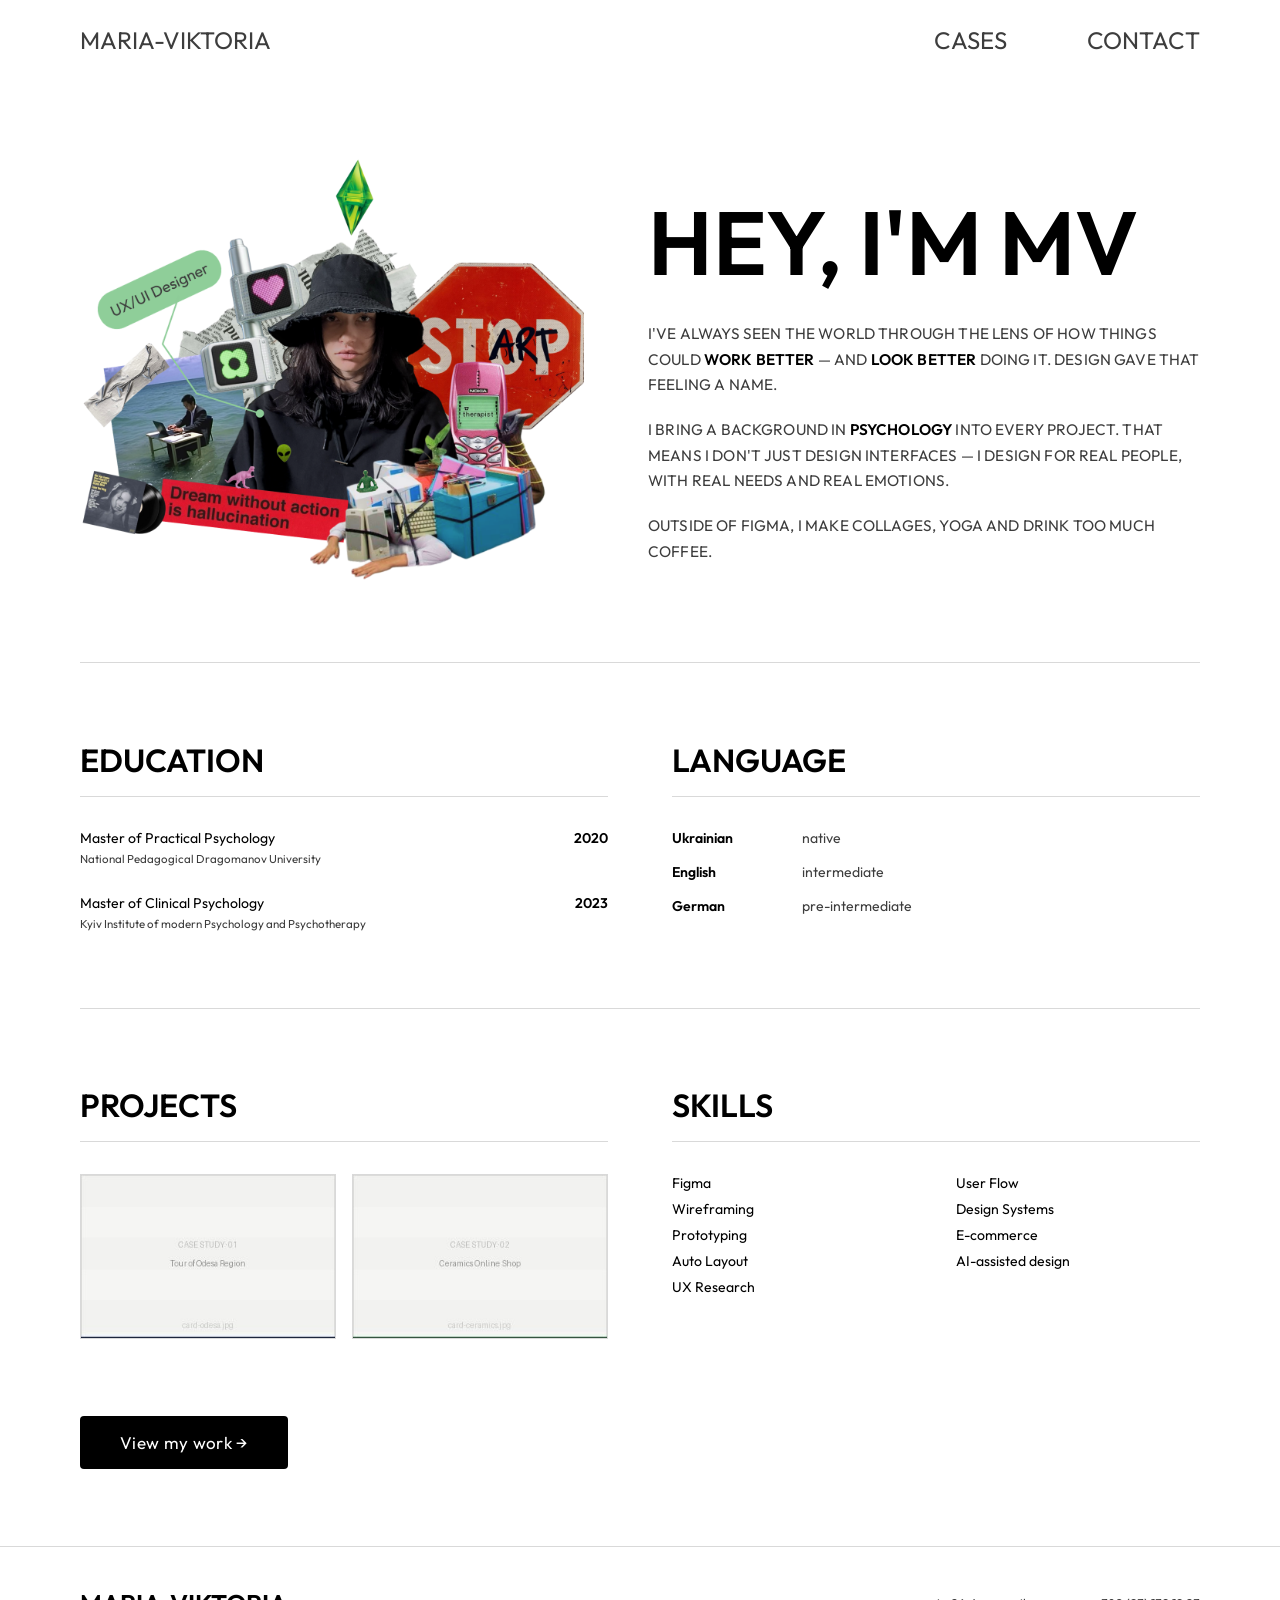
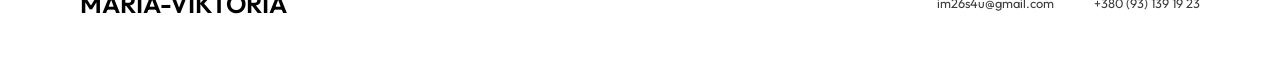
<file: maria-viktoria-portfolio/maria-viktoria-portfolio/index.html>
<!DOCTYPE html>
<html lang="en">
<head>
  <meta charset="UTF-8" />
  <meta name="viewport" content="width=device-width, initial-scale=1.0" />
  <title>Maria-Viktoria — Junior UX/UI Designer</title>
  <link rel="icon" type="image/png" href="favicon.png" />
  <link rel="icon" href="favicon.ico" sizes="any" />
  <link rel="apple-touch-icon" href="apple-touch-icon.png" />
  <meta name="description" content="Junior UX/UI Designer based in Kyiv with a background in psychology. Portfolio with case studies in web design, e-commerce and UX research." />
  <meta name="robots" content="index, follow" />
  <meta name="keywords" content="UX/UI Designer, Junior Designer, Kyiv, portfolio, web design, e-commerce, UX research, Figma, Maria-Viktoria" />
  <meta name="author" content="Maria-Viktoria" />
  <link rel="canonical" href="https://maria-viktoria-ux-ui.vercel.app/" />
  <meta property="og:type" content="website" />
  <meta property="og:title" content="Maria-Viktoria — Junior UX/UI Designer" />
  <meta property="og:description" content="Junior UX/UI Designer based in Kyiv with a background in psychology. Portfolio with case studies in web design, e-commerce and UX research." />
  <meta property="og:url" content="https://maria-viktoria-ux-ui.vercel.app/" />
  <meta property="og:image" content="https://maria-viktoria-ux-ui.vercel.app/assets/images/covers/cover-odesa.jpg" />
  <meta property="og:site_name" content="Maria-Viktoria — Portfolio" />
  <meta name="twitter:card" content="summary_large_image" />
  <meta name="twitter:title" content="Maria-Viktoria — Junior UX/UI Designer" />
  <meta name="twitter:description" content="Junior UX/UI Designer based in Kyiv with a background in psychology. Portfolio with case studies in web design, e-commerce and UX research." />
  <meta name="twitter:image" content="https://maria-viktoria-ux-ui.vercel.app/assets/images/covers/cover-odesa.jpg" />
  <link href="https://fonts.bunny.net/css?family=outfit:300,400,600&display=swap" rel="stylesheet" />
  <style>
    *, *::before, *::after { box-sizing: border-box; margin: 0; padding: 0; }
    html { scroll-behavior: smooth; }
    body {
      font-family: 'Outfit', 'Helvetica Neue', Arial, sans-serif;
      background: #fff;
      color: #000;
      overflow-x: hidden;
      -webkit-font-smoothing: antialiased;
    }
    a { color: inherit; text-decoration: none; }

    /* ── NAV ── */
    .nav {
      position: fixed;
      top: 0; left: 0; right: 0;
      height: 80px;
      background: #fff;
      z-index: 100;
      display: flex;
      align-items: center;
      padding: 0 80px;
      justify-content: space-between;
      border-bottom: 1px solid transparent;
      transition: border-color 0.3s;
    }
    .nav.scrolled { border-bottom-color: #d9d9d9; }
    .nav__logo { font-size: 24px; font-weight: 400; color: #3d3d3d; }
    .nav__links { display: flex; gap: 80px; list-style: none; }
    .nav__links a { font-size: 24px; font-weight: 400; color: #3d3d3d; }
    .nav__links a:hover, .nav__links a.active { color: #000; }
    .nav__hamburger { display: none; flex-direction: column; gap: 5px; cursor: pointer; background: none; border: none; padding: 4px; }
    .nav__hamburger span { display: block; width: 24px; height: 2px; background: #000; transition: transform 0.3s, opacity 0.3s; }

    /* ── PAGE ── */
    .page { padding-top: 80px; }

    /* ── HERO: collage + intro ── */
    .hero {
      display: grid;
      grid-template-columns: 45fr 55fr;
      gap: 0;
      padding: clamp(60px, 6vw, 120px) 80px clamp(60px, 6vw, 120px);
      align-items: start;
    }

    /* Collage col */
    .hero__collage {
      width: 100%;
      /* Figma: w=653 h=555 → ratio 653/555 ≈ 1.176 */
      aspect-ratio: 653 / 555;
      overflow: hidden;
      position: relative;
    }
    .hero__collage img {
      width: 100%;
      height: 100%;
      object-fit: contain;
      object-position: center center;
      display: block;
    }

    /* Text col */
    .hero__text {
      padding-left: clamp(40px, 5vw, 80px);
      padding-top: clamp(20px, 3vw, 60px);
    }
    .hero__headline {
      font-size: clamp(48px, 7vw, 93px);
      font-weight: 600;
      line-height: 1.05;
      margin-bottom: clamp(20px, 2.5vw, 36px);
    }
    .hero__body { display: flex; flex-direction: column; gap: 20px; }
    .hero__body p {
      font-size: clamp(13px, 1.2vw, 18px);
      color: #3d3d3d;
      text-transform: uppercase;
      line-height: 1.65;
      letter-spacing: 0.01em;
    }
    .hero__body strong { font-weight: 600; color: #000; }

    /* ── DIVIDER ── */
    .divider {
      width: calc(100% - 160px);
      margin: 0 80px;
      height: 1px;
      background: #d9d9d9;
    }

    /* ── GRID SECTIONS (Education+Language, Projects+Skills) ── */
    .grid-section {
      display: grid;
      grid-template-columns: 1fr 1fr;
      gap: clamp(40px, 5vw, 80px);
      padding: clamp(60px, 6vw, 100px) 80px;
    }

    .section-block__title {
      font-size: clamp(24px, 2.5vw, 36px);
      font-weight: 600;
      margin-bottom: 16px;
      text-transform: uppercase;
    }
    .section-block .divider {
      width: 100%;
      margin: 0 0 32px;
    }

    /* Education */
    .edu-list { display: flex; flex-direction: column; gap: 28px; }
    .edu-item { display: flex; justify-content: space-between; align-items: flex-start; gap: 16px; }
    .edu-item__info {}
    .edu-item__degree { font-size: clamp(13px, 1.1vw, 18px); font-weight: 400; color: #000; margin-bottom: 4px; }
    .edu-item__school { font-size: clamp(11px, 0.9vw, 14px); color: #3d3d3d; }
    .edu-item__year { font-size: clamp(13px, 1.1vw, 18px); font-weight: 600; white-space: nowrap; }

    /* Language */
    .lang-list { display: flex; flex-direction: column; gap: 16px; }
    .lang-item { display: flex; gap: 40px; font-size: clamp(13px, 1.1vw, 18px); }
    .lang-item__name { font-weight: 600; min-width: 90px; }
    .lang-item__level { color: #3d3d3d; }

    /* Projects */
    .projects-grid { display: grid; grid-template-columns: 1fr 1fr; gap: 16px; }
    .project-card {
      display: block;
      border: 1px solid #d9d9d9;
      padding: 0;
      position: relative;
      overflow: hidden;
      transition: transform 0.3s, box-shadow 0.3s;
      aspect-ratio: 326 / 210;
    }
    .project-card__img {
      display: block;
      width: 100%;
      height: 100%;
      object-fit: cover;
    }
    .project-card:hover { transform: translateY(-4px); box-shadow: 0 8px 24px rgba(0,0,0,0.07); }
    .project-card__num {
      position: absolute;
      bottom: 16px; left: 50%;
      transform: translateX(-50%);
      font-size: clamp(60px, 9vw, 110px);
      font-weight: 600;
      color: rgba(0,0,0,0.04);
      line-height: 1;
      user-select: none;
      white-space: nowrap;
    }
    .project-card__label { font-size: 9px; color: rgba(0,0,0,0.35); letter-spacing: 0.08em; text-transform: uppercase; margin-bottom: 8px; }
    .project-card__title { font-size: clamp(16px, 1.8vw, 22px); font-weight: 600; line-height: 1.2; margin-bottom: 6px; }
    .project-card__sub { font-size: clamp(10px, 0.9vw, 13px); color: rgba(0,0,0,0.45); margin-bottom: 12px; }
    .project-card__tags { display: flex; flex-wrap: wrap; gap: 6px; }
    .tag {
      display: inline-block;
      border: 1px solid #000;
      border-radius: 4px;
      padding: 4px 8px;
      font-size: 10px;
      font-weight: 400;
      color: #000;
      line-height: 1;
    }
    .project-card__stripe {
      position: absolute;
      bottom: 0; left: 0; right: 0;
      height: 3px;
    }
    .project-card--odesa .project-card__stripe { background: #1a2744; }
    .project-card--ceramics .project-card__stripe { background: #2d5a3d; }

    /* Skills */
    .skills-grid { display: grid; grid-template-columns: 1fr 1fr; gap: 8px 40px; }
    .skills-col { display: flex; flex-direction: column; gap: 8px; }
    .skills-col li { font-size: clamp(13px, 1.1vw, 18px); color: #000; list-style: none; }

    /* ── CTA ── */
    .cta-section { padding: 0 80px clamp(60px, 6vw, 100px); }
    .btn-primary {
      display: inline-block;
      background: #000;
      color: #fff;
      font-family: 'Outfit', sans-serif;
      font-size: 17px;
      font-weight: 400;
      padding: 16px 40px;
      border-radius: 4px;
      border: none;
      cursor: pointer;
      letter-spacing: 0.02em;
      transition: opacity 0.2s;
    }
    .btn-primary:hover { opacity: 0.8; }

    /* ── FOOTER ── */
    .footer {
      padding: 40px 80px;
      border-top: 1px solid #d9d9d9;
    }
    .footer__inner { display: flex; align-items: center; justify-content: space-between; flex-wrap: wrap; gap: 16px; }
    .footer__name { font-size: clamp(20px, 2vw, 28px); font-weight: 600; }
    .footer__contacts { display: flex; gap: 40px; font-size: clamp(12px, 1vw, 15px); color: #3d3d3d; }
    .footer__contacts a:hover { color: #000; }

    /* ── MOBILE NAV ── */
    .nav__mobile {
      display: none;
      position: fixed;
      top: 80px; left: 0; right: 0;
      background: #fff;
      border-bottom: 1px solid #d9d9d9;
      padding: 32px 80px;
      flex-direction: column;
      gap: 24px;
      z-index: 99;
    }
    .nav__mobile.open { display: flex; }
    .nav__mobile a { font-size: 28px; font-weight: 400; color: #3d3d3d; }

    /* ── RESPONSIVE ── */
    @media (max-width: 1200px) {
      .nav { padding: 0 60px; }
      .hero { padding: 60px 60px; }
      .divider { width: calc(100% - 120px); margin: 0 60px; }
      .grid-section { padding: 60px 60px; }
      .cta-section { padding: 0 60px 60px; }
      .footer { padding: 40px 60px; }
      .nav__mobile { padding: 32px 60px; }
    }

    @media (max-width: 1024px) {
      .nav { padding: 0 40px; }
      .nav__links { gap: 40px; }
      .hero { padding: 40px 40px; grid-template-columns: 1fr 1fr; gap: 40px; }
      .hero__text { padding-left: 0; }
      .divider { width: calc(100% - 80px); margin: 0 40px; }
      .grid-section { padding: 60px 40px; }
      .cta-section { padding: 0 40px 60px; }
      .footer { padding: 40px 40px; }
      .nav__mobile { padding: 32px 40px; }
    }

    @media (max-width: 768px) {
      .nav { padding: 0 20px; height: 64px; }
      .nav__links { display: none; }
      .nav__hamburger { display: flex; }
      .nav__mobile { top: 64px; padding: 24px 20px; }
      .page { padding-top: 64px; }
      .hero { grid-template-columns: 1fr; padding: 32px 20px; gap: 32px; }
      .hero__collage { aspect-ratio: 4/3; max-height: 360px; }
      .hero__text { padding-left: 0; padding-top: 0; }
      .divider { width: calc(100% - 40px); margin: 0 20px; }
      .grid-section { grid-template-columns: 1fr; padding: 40px 20px; gap: 40px; }
      .projects-grid { grid-template-columns: 1fr 1fr; }
      .skills-grid { grid-template-columns: 1fr 1fr; }
      .cta-section { padding: 0 20px 40px; }
      .footer { padding: 32px 20px; }
      .footer__contacts { flex-direction: column; gap: 8px; }
    }
  </style>
  <script type="application/ld+json">
  {
    "@context": "https://schema.org",
    "@type": "Person",
    "name": "Maria-Viktoria",
    "jobTitle": "Junior UX/UI Designer",
    "url": "https://maria-viktoria-ux-ui.vercel.app",
    "image": "https://maria-viktoria-ux-ui.vercel.app/assets/images/covers/cover-odesa.jpg",
    "email": "im26s4u@gmail.com",
    "telephone": "+380931391923",
    "address": {
      "@type": "PostalAddress",
      "addressLocality": "Kyiv",
      "addressCountry": "UA"
    },
    "knowsAbout": ["UX Design", "UI Design", "Figma", "E-commerce", "UX Research", "Prototyping", "Design Systems"],
    "alumniOf": [
      "National Pedagogical Dragomanov University",
      "Kyiv Institute of Modern Psychology and Psychotherapy"
    ],
    "knowsLanguage": ["Ukrainian", "English", "German"]
  }
  </script>
</head>
<body>

  <nav class="nav" id="nav">
    <a href="index.html" class="nav__logo">MARIA-VIKTORIA</a>
    <ul class="nav__links">
      <li><a href="cases.html">CASES</a></li>
      <li><a href="contact.html">CONTACT</a></li>
    </ul>
    <button class="nav__hamburger" aria-label="Menu" id="hamburger">
      <span></span><span></span><span></span>
    </button>
  </nav>

  <div class="nav__mobile" id="mobileMenu">
    <a href="cases.html">CASES</a>
    <a href="contact.html">CONTACT</a>
  </div>

  <main class="page">

    <!-- Hero: collage + intro -->
    <section class="hero">
      <div class="hero__collage">
        <img src="about-collage.png" alt="Maria-Viktoria — collage portrait" loading="eager" />
      </div>
      <div class="hero__text">
        <h1 class="hero__headline">HEY, I'M MV</h1>
        <div class="hero__body">
          <p>I've always seen the world through the lens of how things could <strong>work better</strong> — and <strong>look better</strong> doing it. Design gave that feeling a name.</p>
          <p>I bring a background in <strong>psychology</strong> into every project. That means I don't just design interfaces — I design for real people, with real needs and real emotions.</p>
          <p>Outside of Figma, I make collages, yoga and drink too much coffee.</p>
        </div>
      </div>
    </section>

    <div class="divider"></div>

    <!-- Education + Language -->
    <section class="grid-section">
      <div class="section-block">
        <h2 class="section-block__title">Education</h2>
        <div class="divider"></div>
        <ul class="edu-list">
          <li class="edu-item">
            <div class="edu-item__info">
              <p class="edu-item__degree">Master of Practical Psychology</p>
              <p class="edu-item__school">National Pedagogical Dragomanov University</p>
            </div>
            <span class="edu-item__year">2020</span>
          </li>
          <li class="edu-item">
            <div class="edu-item__info">
              <p class="edu-item__degree">Master of Clinical Psychology</p>
              <p class="edu-item__school">Kyiv Institute of modern Psychology and Psychotherapy</p>
            </div>
            <span class="edu-item__year">2023</span>
          </li>
        </ul>
      </div>

      <div class="section-block">
        <h2 class="section-block__title">Language</h2>
        <div class="divider"></div>
        <ul class="lang-list">
          <li class="lang-item"><span class="lang-item__name">Ukrainian</span><span class="lang-item__level">native</span></li>
          <li class="lang-item"><span class="lang-item__name">English</span><span class="lang-item__level">intermediate</span></li>
          <li class="lang-item"><span class="lang-item__name">German</span><span class="lang-item__level">pre-intermediate</span></li>
        </ul>
      </div>
    </section>

    <div class="divider"></div>

    <!-- Projects + Skills -->
    <section class="grid-section">
      <div class="section-block">
        <h2 class="section-block__title">Projects</h2>
        <div class="divider"></div>
        <div class="projects-grid">
          <a href="cases.html" class="project-card project-card--odesa">
            <img src="assets/images/covers/card-odesa.jpg" alt="Tour of Odesa Region — case study cover" class="project-card__img" loading="lazy" />
          </a>
          <a href="cases.html" class="project-card project-card--ceramics">
            <img src="assets/images/covers/card-ceramics.jpg" alt="Ceramics Online Shop — case study cover" class="project-card__img" loading="lazy" />
          </a>
        </div>
      </div>

      <div class="section-block">
        <h2 class="section-block__title">Skills</h2>
        <div class="divider"></div>
        <div class="skills-grid">
          <ul class="skills-col">
            <li>Figma</li>
            <li>Wireframing</li>
            <li>Prototyping</li>
            <li>Auto Layout</li>
            <li>UX Research</li>
          </ul>
          <ul class="skills-col">
            <li>User Flow</li>
            <li>Design Systems</li>
            <li>E-commerce</li>
            <li>AI-assisted design</li>
          </ul>
        </div>
      </div>
    </section>

    <!-- CTA -->
    <div class="cta-section">
      <a href="cases.html" class="btn-primary">View my work →</a>
    </div>

  </main>

  <footer class="footer">
    <div class="footer__inner">
      <span class="footer__name">MARIA-VIKTORIA</span>
      <div class="footer__contacts">
        <a href="mailto:im26s4u@gmail.com">im26s4u@gmail.com</a>
        <a href="tel:+380931391923">+380 (93) 139 19 23</a>
      </div>
    </div>
  </footer>

  <script>
    // Nav scroll
    window.addEventListener('scroll', () => {
      document.getElementById('nav').classList.toggle('scrolled', window.scrollY > 20);
    });
    // Hamburger
    const btn = document.getElementById('hamburger');
    const menu = document.getElementById('mobileMenu');
    if (btn) btn.addEventListener('click', () => {
      menu.classList.toggle('open');
    });
  </script>
</body>
</html>
</file>
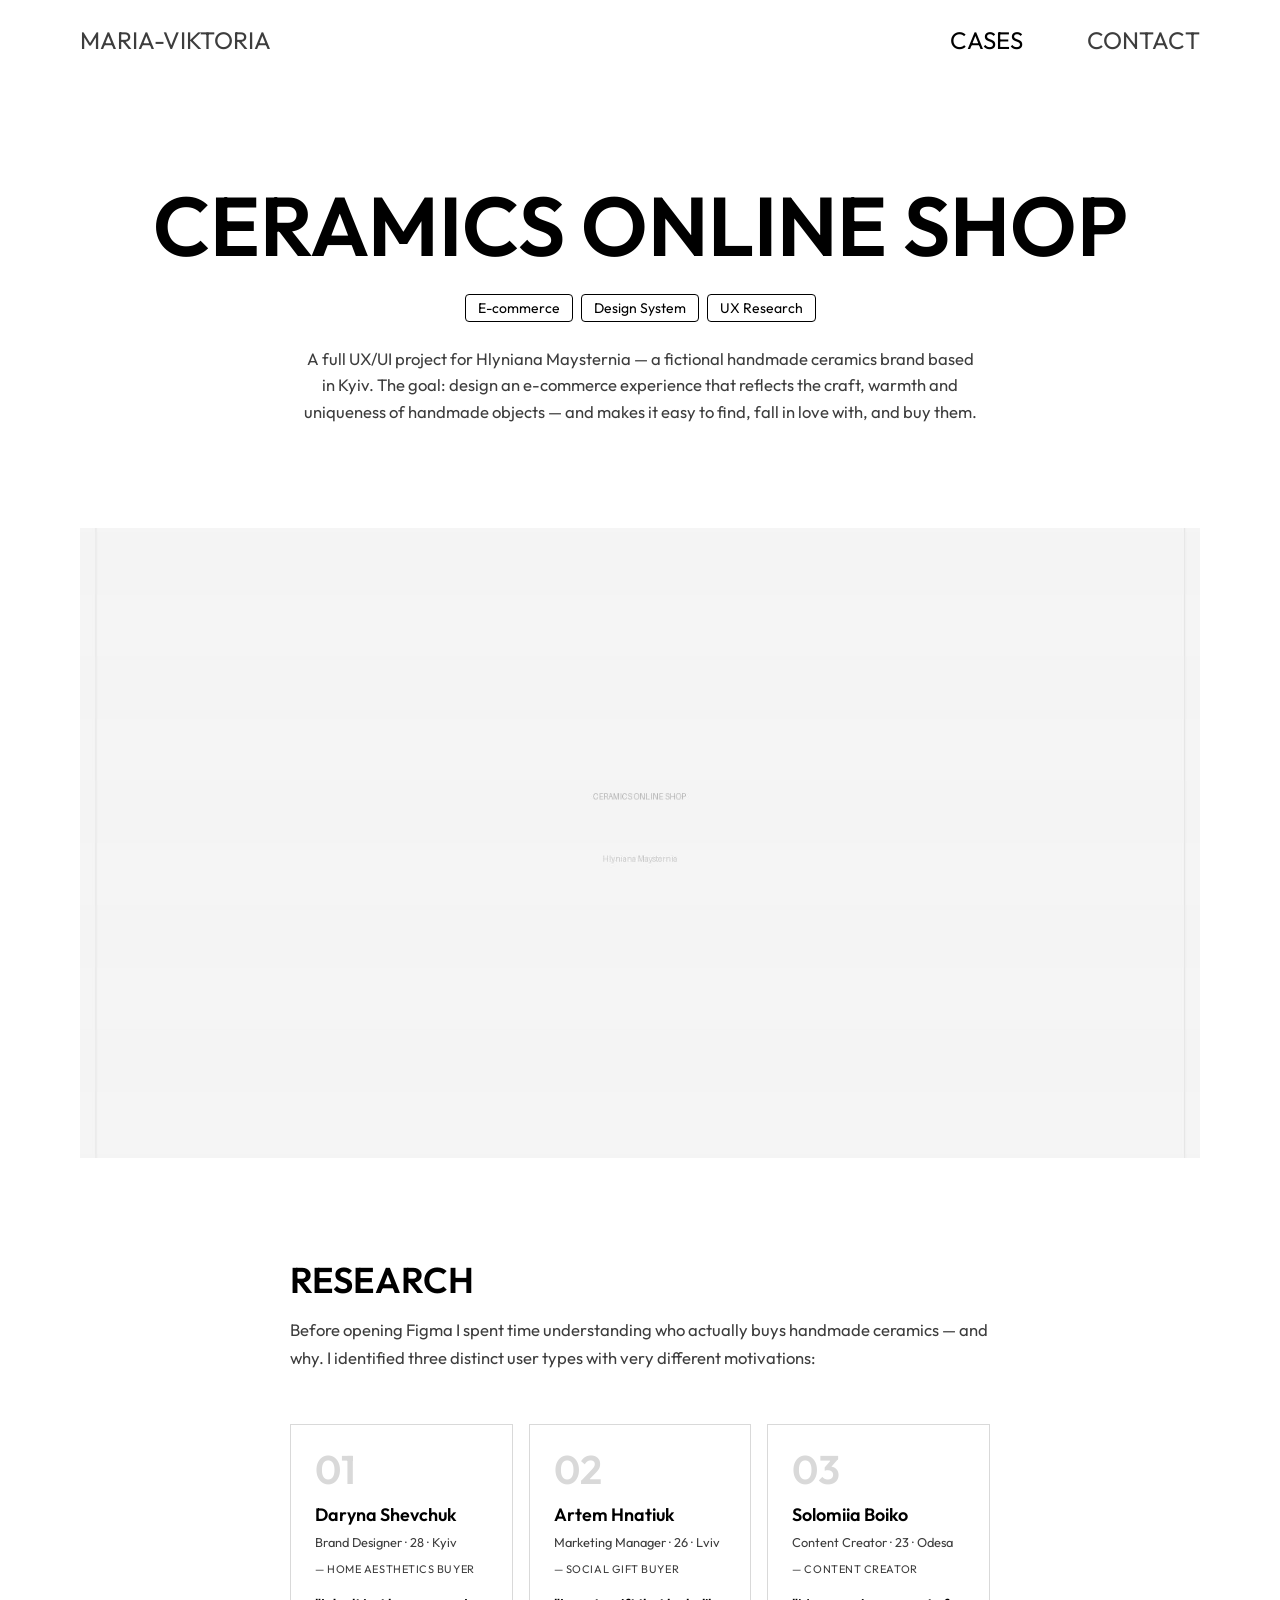
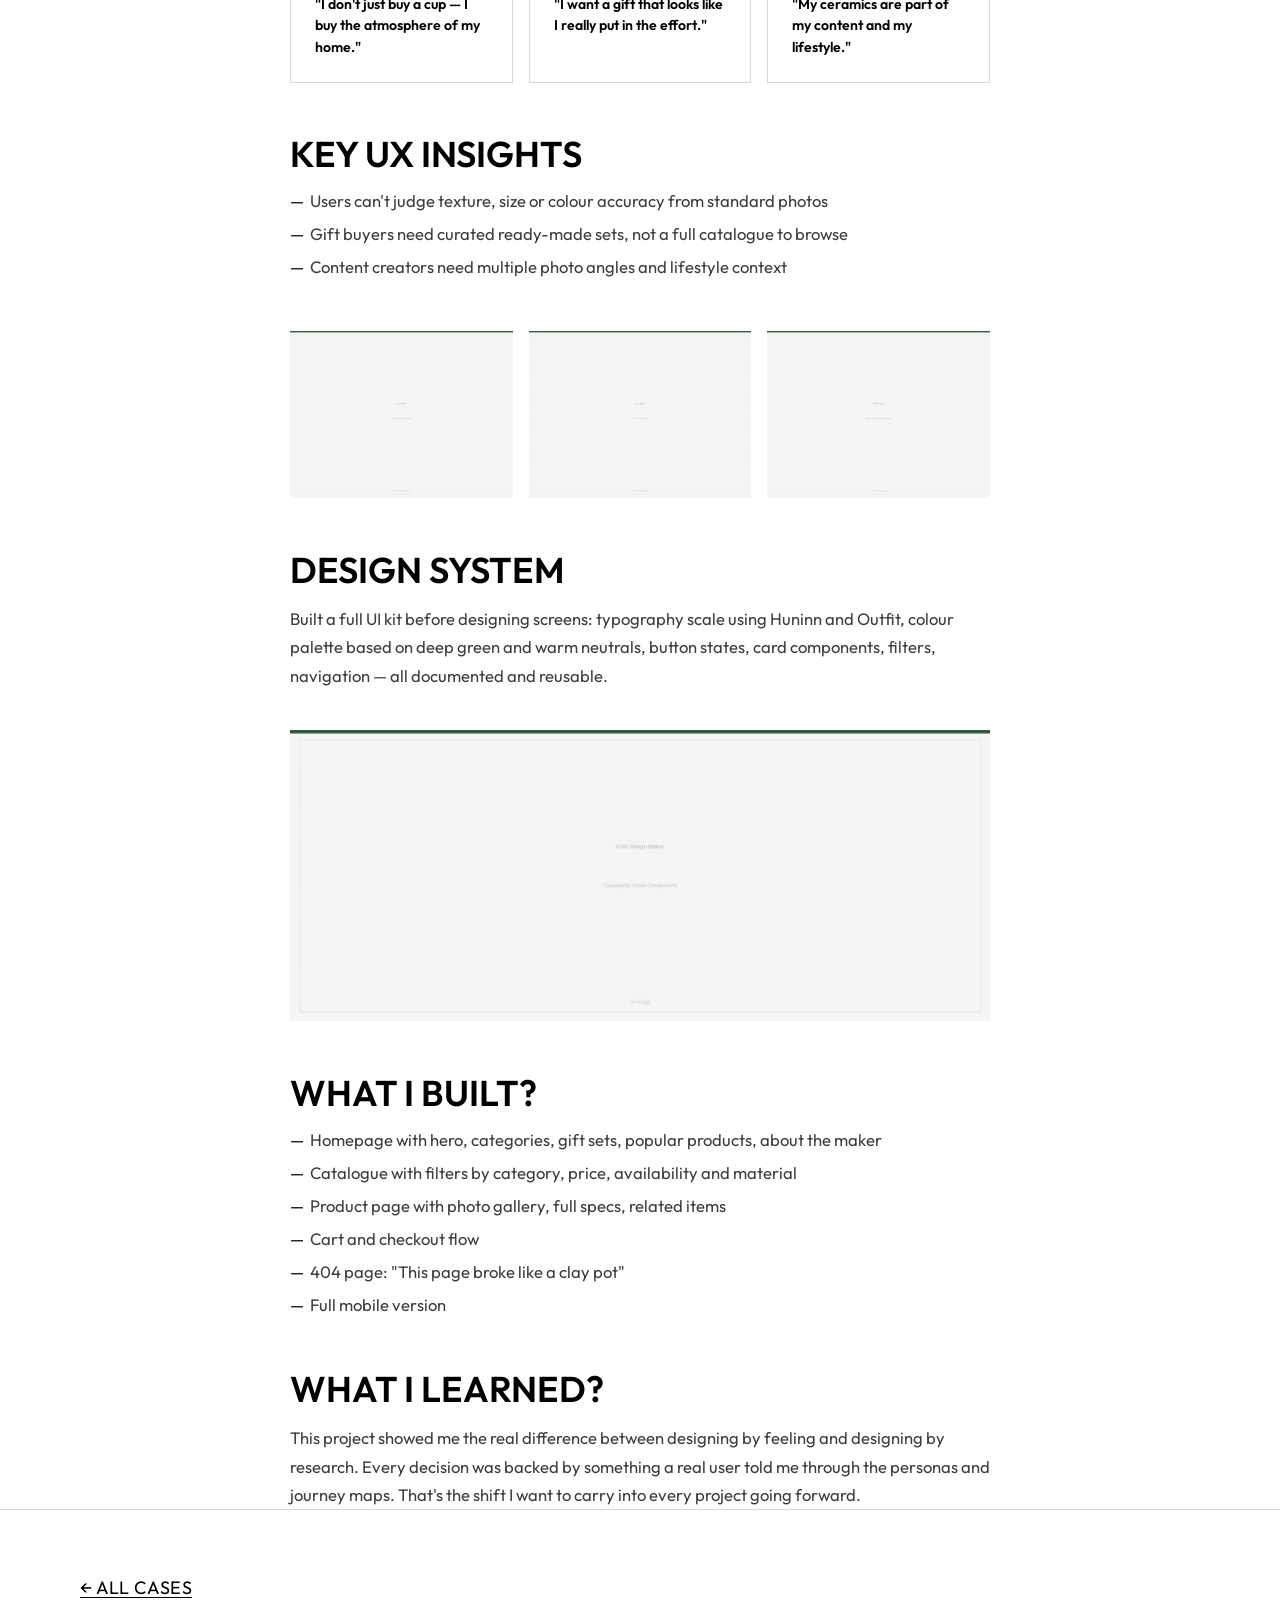
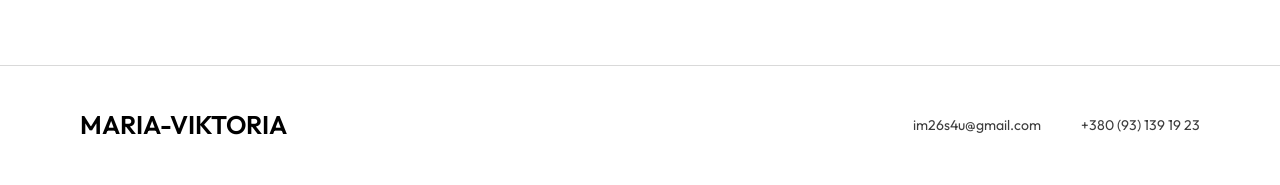
<file: maria-viktoria-portfolio/maria-viktoria-portfolio/case-ceramics.html>
<!DOCTYPE html>
<html lang="en">
<head>
  <meta charset="UTF-8" />
  <meta name="viewport" content="width=device-width, initial-scale=1.0" />
  <title>Ceramics Online Shop — Maria-Viktoria</title>
  <link rel="icon" type="image/png" href="favicon.png" />
  <link rel="icon" href="favicon.ico" sizes="any" />
  <link rel="apple-touch-icon" href="apple-touch-icon.png" />
  <meta name="description" content="Full UX/UI project for Hlyniana Maysternia: personas, journey maps, design system and e-commerce screens for a handmade ceramics brand." />
  <meta name="author" content="Maria-Viktoria" />
  <link rel="canonical" href="https://maria-viktoria-ux-ui.vercel.app/case-ceramics.html" />
  <meta property="og:type" content="website" />
  <meta property="og:title" content="Ceramics Online Shop — Case Study — Maria-Viktoria" />
  <meta property="og:description" content="Full UX/UI project for Hlyniana Maysternia: personas, journey maps, design system and e-commerce screens for a handmade ceramics brand." />
  <meta property="og:url" content="https://maria-viktoria-ux-ui.vercel.app/case-ceramics.html" />
  <meta property="og:image" content="https://maria-viktoria-ux-ui.vercel.app/assets/images/ceramics/hero.jpg" />
  <meta property="og:site_name" content="Maria-Viktoria — Portfolio" />
  <meta name="twitter:card" content="summary_large_image" />
  <meta name="twitter:title" content="Ceramics Online Shop — Case Study — Maria-Viktoria" />
  <meta name="twitter:description" content="Full UX/UI project for Hlyniana Maysternia: personas, journey maps, design system and e-commerce screens for a handmade ceramics brand." />
  <meta name="twitter:image" content="https://maria-viktoria-ux-ui.vercel.app/assets/images/ceramics/hero.jpg" />
  <link rel="preconnect" href="https://fonts.googleapis.com" />
  <link rel="preconnect" href="https://fonts.gstatic.com" crossorigin />
  <link href="https://fonts.bunny.net/css?family=outfit:300,400,600&display=swap" rel="stylesheet" />
  <link rel="stylesheet" href="css/style.css" />
  <link rel="stylesheet" href="css/case.css" />
</head>
<body>

  <nav class="nav">
    <div class="container nav__inner">
      <a href="index.html" class="nav__logo">MARIA-VIKTORIA</a>
      <ul class="nav__links">
        <li><a href="cases.html" class="active">CASES</a></li>
        <li><a href="contact.html">CONTACT</a></li>
      </ul>
      <button class="nav__hamburger" aria-label="Menu">
        <span></span><span></span><span></span>
      </button>
    </div>
    <div class="nav__mobile">
      <a href="cases.html">CASES</a>
      <a href="contact.html">CONTACT</a>
    </div>
  </nav>

  <main class="page-wrapper">

    <header class="case-header section">
      <div class="container">
        <h1 class="case-header__title">CERAMICS ONLINE SHOP</h1>
        <div class="tags case-header__tags">
          <span class="tag">E-commerce</span>
          <span class="tag">Design System</span>
          <span class="tag">UX Research</span>
        </div>
        <p class="case-header__overview">
          A full UX/UI project for Hlyniana Maysternia — a fictional handmade ceramics brand based in Kyiv.
          The goal: design an e-commerce experience that reflects the craft, warmth and uniqueness of handmade objects — and makes it easy to find, fall in love with, and buy them.
        </p>
      </div>
    </header>

    <div class="case-hero-image">
      <div class="container">
        <div class="case-hero-image__wrap">
          <img src="assets/images/ceramics/hero.jpg" alt="Ceramics Online Shop — hero screen" loading="eager" />
        </div>
      </div>
    </div>

    <div class="case-content">
      <div class="container case-content__inner">

        <section class="case-section">
          <h2 class="case-section__title">RESEARCH</h2>
          <p>Before opening Figma I spent time understanding who actually buys handmade ceramics — and why. I identified three distinct user types with very different motivations:</p>
        </section>

        <!-- Personas -->
        <div class="personas-grid">
          <div class="persona-card">
            <span class="persona-card__num">01</span>
            <h3 class="persona-card__name">Daryna Shevchuk</h3>
            <p class="persona-card__role">Brand Designer · 28 · Kyiv</p>
            <p class="persona-card__type">— HOME AESTHETICS BUYER</p>
            <p class="persona-card__quote">"I don't just buy a cup — I buy the atmosphere of my home."</p>
          </div>
          <div class="persona-card">
            <span class="persona-card__num">02</span>
            <h3 class="persona-card__name">Artem Hnatiuk</h3>
            <p class="persona-card__role">Marketing Manager · 26 · Lviv</p>
            <p class="persona-card__type">— SOCIAL GIFT BUYER</p>
            <p class="persona-card__quote">"I want a gift that looks like I really put in the effort."</p>
          </div>
          <div class="persona-card">
            <span class="persona-card__num">03</span>
            <h3 class="persona-card__name">Solomiia Boiko</h3>
            <p class="persona-card__role">Content Creator · 23 · Odesa</p>
            <p class="persona-card__type">— CONTENT CREATOR</p>
            <p class="persona-card__quote">"My ceramics are part of my content and my lifestyle."</p>
          </div>
        </div>

        <section class="case-section">
          <h2 class="case-section__title">KEY UX INSIGHTS</h2>
          <ul class="case-list">
            <li>Users can't judge texture, size or colour accuracy from standard photos</li>
            <li>Gift buyers need curated ready-made sets, not a full catalogue to browse</li>
            <li>Content creators need multiple photo angles and lifestyle context</li>
          </ul>
        </section>

        <!-- Screenshots -->
        <div class="case-screens">
          <img src="assets/images/ceramics/screen-homepage.jpg" alt="Ceramics shop homepage with hero, categories and gift sets" loading="lazy" />
          <img src="assets/images/ceramics/screen-catalog.jpg" alt="Ceramics catalogue page with category, price and material filters" loading="lazy" />
          <img src="assets/images/ceramics/screen-product.jpg" alt="Ceramics product page with photo gallery and full specs" loading="lazy" />
        </div>

        <section class="case-section">
          <h2 class="case-section__title">DESIGN SYSTEM</h2>
          <p>Built a full UI kit before designing screens: typography scale using Huninn and Outfit, colour palette based on deep green and warm neutrals, button states, card components, filters, navigation — all documented and reusable.</p>
          <img src="assets/images/ceramics/ui-kit.jpg" alt="Design system UI kit — typography, colour palette and components" loading="lazy" class="case-full-image" />
        </section>

        <section class="case-section">
          <h2 class="case-section__title">WHAT I BUILT?</h2>
          <ul class="case-list">
            <li>Homepage with hero, categories, gift sets, popular products, about the maker</li>
            <li>Catalogue with filters by category, price, availability and material</li>
            <li>Product page with photo gallery, full specs, related items</li>
            <li>Cart and checkout flow</li>
            <li>404 page: "This page broke like a clay pot"</li>
            <li>Full mobile version</li>
          </ul>
        </section>

        <section class="case-section">
          <h2 class="case-section__title">WHAT I LEARNED?</h2>
          <p>This project showed me the real difference between designing by feeling and designing by research. Every decision was backed by something a real user told me through the personas and journey maps. That's the shift I want to carry into every project going forward.</p>
        </section>

      </div>
    </div>

    <nav class="case-nav">
      <div class="container case-nav__inner">
        <a href="cases.html" class="btn btn--link">← ALL CASES</a>
      </div>
    </nav>

  </main>

  <footer class="footer">
    <div class="container footer__inner">
      <span class="footer__name">MARIA-VIKTORIA</span>
      <div class="footer__contacts">
        <a href="mailto:im26s4u@gmail.com">im26s4u@gmail.com</a>
        <a href="tel:+380931391923">+380 (93) 139 19 23</a>
      </div>
    </div>
  </footer>

  <script src="js/main.js"></script>
</body>
</html>
</file>
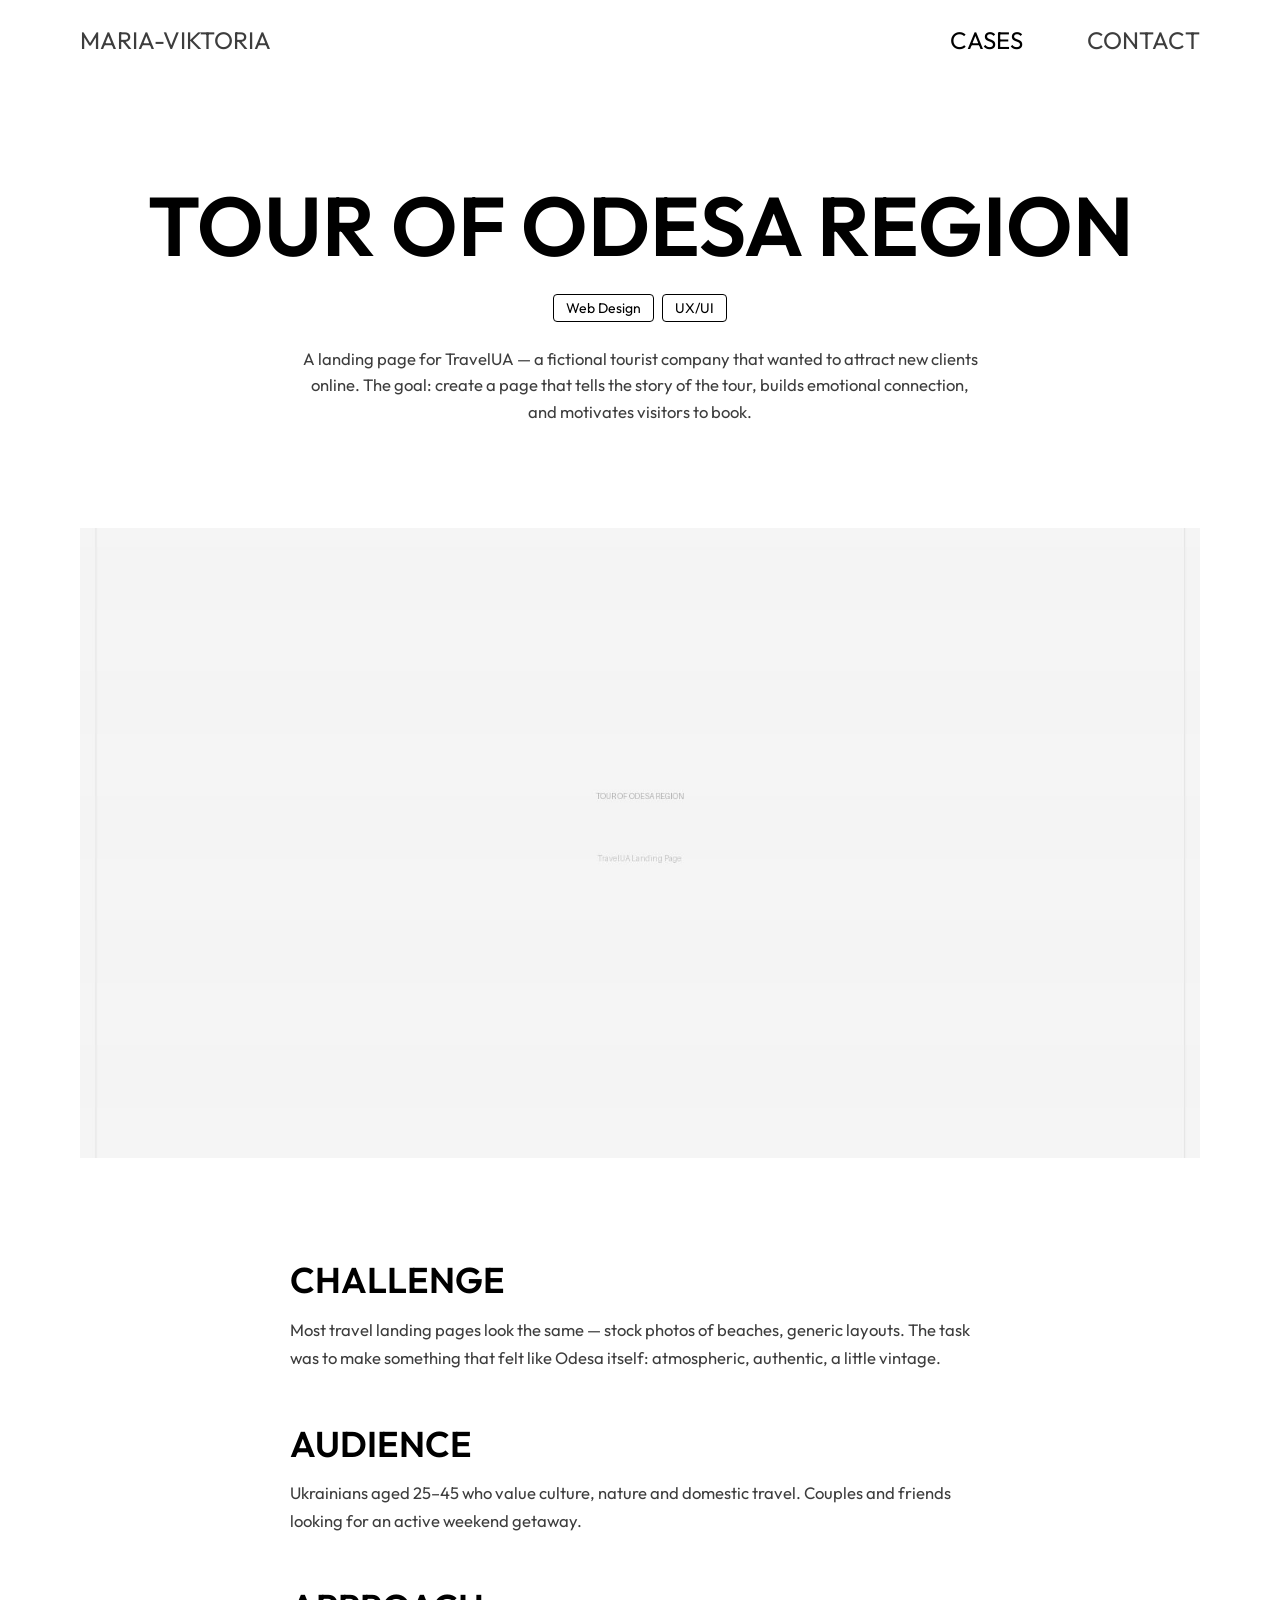
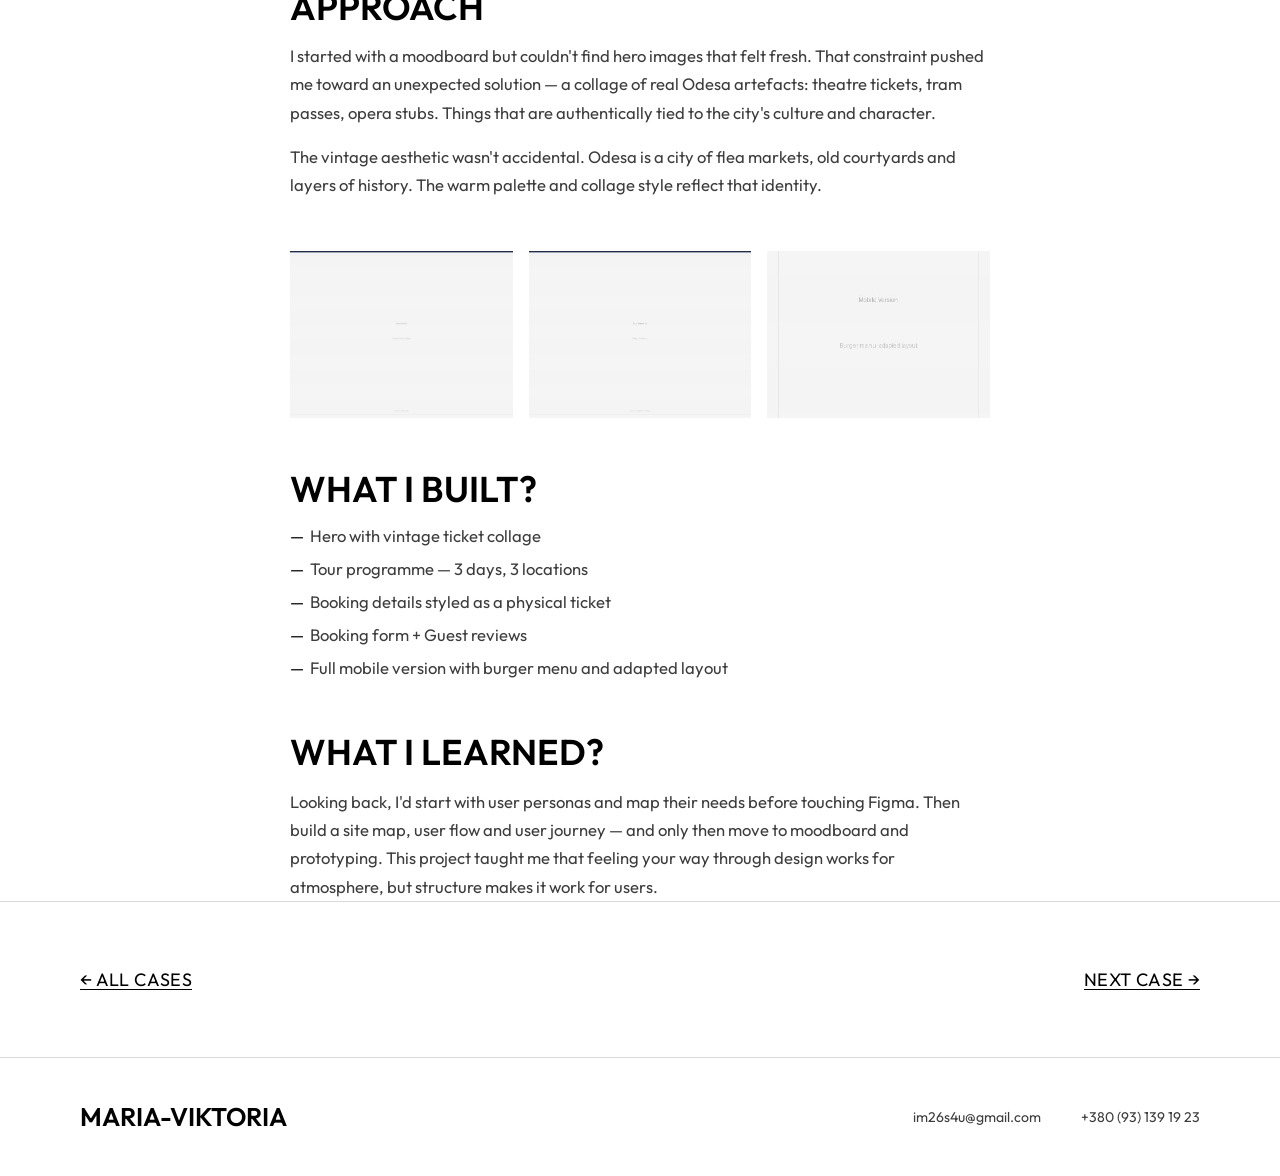
<file: maria-viktoria-portfolio/maria-viktoria-portfolio/case-odesa.html>
<!DOCTYPE html>
<html lang="en">
<head>
  <meta charset="UTF-8" />
  <meta name="viewport" content="width=device-width, initial-scale=1.0" />
  <title>Tour of Odesa Region — Maria-Viktoria</title>
  <link rel="icon" type="image/png" href="favicon.png" />
  <link rel="icon" href="favicon.ico" sizes="any" />
  <link rel="apple-touch-icon" href="apple-touch-icon.png" />
  <meta name="description" content="A landing page for TravelUA built around a vintage collage of real Odesa artefacts. Challenge, audience, approach and what I learned." />
  <meta name="author" content="Maria-Viktoria" />
  <link rel="canonical" href="https://maria-viktoria-ux-ui.vercel.app/case-odesa.html" />
  <meta property="og:type" content="website" />
  <meta property="og:title" content="Tour of Odesa Region — Case Study — Maria-Viktoria" />
  <meta property="og:description" content="A landing page for TravelUA built around a vintage collage of real Odesa artefacts. Challenge, audience, approach and what I learned." />
  <meta property="og:url" content="https://maria-viktoria-ux-ui.vercel.app/case-odesa.html" />
  <meta property="og:image" content="https://maria-viktoria-ux-ui.vercel.app/assets/images/odesa/hero.jpg" />
  <meta property="og:site_name" content="Maria-Viktoria — Portfolio" />
  <meta name="twitter:card" content="summary_large_image" />
  <meta name="twitter:title" content="Tour of Odesa Region — Case Study — Maria-Viktoria" />
  <meta name="twitter:description" content="A landing page for TravelUA built around a vintage collage of real Odesa artefacts. Challenge, audience, approach and what I learned." />
  <meta name="twitter:image" content="https://maria-viktoria-ux-ui.vercel.app/assets/images/odesa/hero.jpg" />
  <link rel="preconnect" href="https://fonts.googleapis.com" />
  <link rel="preconnect" href="https://fonts.gstatic.com" crossorigin />
  <link href="https://fonts.bunny.net/css?family=outfit:300,400,600&display=swap" rel="stylesheet" />
  <link rel="stylesheet" href="css/style.css" />
  <link rel="stylesheet" href="css/case.css" />
</head>
<body>

  <nav class="nav">
    <div class="container nav__inner">
      <a href="index.html" class="nav__logo">MARIA-VIKTORIA</a>
      <ul class="nav__links">
        <li><a href="cases.html" class="active">CASES</a></li>
        <li><a href="contact.html">CONTACT</a></li>
      </ul>
      <button class="nav__hamburger" aria-label="Menu">
        <span></span><span></span><span></span>
      </button>
    </div>
    <div class="nav__mobile">
      <a href="cases.html">CASES</a>
      <a href="contact.html">CONTACT</a>
    </div>
  </nav>

  <main class="page-wrapper">

    <!-- Case Header -->
    <header class="case-header section">
      <div class="container">
        <h1 class="case-header__title">TOUR OF ODESA REGION</h1>
        <div class="tags case-header__tags">
          <span class="tag">Web Design</span>
          <span class="tag">UX/UI</span>
        </div>
        <p class="case-header__overview">
          A landing page for TravelUA — a fictional tourist company that wanted to attract new clients online.
          The goal: create a page that tells the story of the tour, builds emotional connection, and motivates visitors to book.
        </p>
      </div>
    </header>

    <!-- Hero image -->
    <div class="case-hero-image">
      <div class="container">
        <div class="case-hero-image__wrap">
          <img src="assets/images/odesa/hero.jpg" alt="Tour of Odesa Region — hero screen" loading="eager" />
        </div>
      </div>
    </div>

    <!-- Case content -->
    <div class="case-content">
      <div class="container case-content__inner">

        <section class="case-section">
          <h2 class="case-section__title">CHALLENGE</h2>
          <p>Most travel landing pages look the same — stock photos of beaches, generic layouts. The task was to make something that felt like Odesa itself: atmospheric, authentic, a little vintage.</p>
        </section>

        <section class="case-section">
          <h2 class="case-section__title">AUDIENCE</h2>
          <p>Ukrainians aged 25–45 who value culture, nature and domestic travel. Couples and friends looking for an active weekend getaway.</p>
        </section>

        <section class="case-section">
          <h2 class="case-section__title">APPROACH</h2>
          <p>I started with a moodboard but couldn't find hero images that felt fresh. That constraint pushed me toward an unexpected solution — a collage of real Odesa artefacts: theatre tickets, tram passes, opera stubs. Things that are authentically tied to the city's culture and character.</p>
          <p>The vintage aesthetic wasn't accidental. Odesa is a city of flea markets, old courtyards and layers of history. The warm palette and collage style reflect that identity.</p>
        </section>

        <!-- Screenshots row — add real screenshots here -->
        <div class="case-screens">
          <img src="assets/images/odesa/screen-hero.jpg" alt="Hero section with vintage collage" loading="lazy" />
          <img src="assets/images/odesa/screen-programme.jpg" alt="Tour programme section — 3 days, 3 locations" loading="lazy" />
          <img src="assets/images/odesa/screen-mobile.jpg" alt="Mobile version with burger menu and adapted layout" loading="lazy" />
        </div>

        <section class="case-section">
          <h2 class="case-section__title">WHAT I BUILT?</h2>
          <ul class="case-list">
            <li>Hero with vintage ticket collage</li>
            <li>Tour programme — 3 days, 3 locations</li>
            <li>Booking details styled as a physical ticket</li>
            <li>Booking form + Guest reviews</li>
            <li>Full mobile version with burger menu and adapted layout</li>
          </ul>
        </section>

        <section class="case-section">
          <h2 class="case-section__title">WHAT I LEARNED?</h2>
          <p>Looking back, I'd start with user personas and map their needs before touching Figma. Then build a site map, user flow and user journey — and only then move to moodboard and prototyping. This project taught me that feeling your way through design works for atmosphere, but structure makes it work for users.</p>
        </section>

      </div>
    </div>

    <!-- Case navigation -->
    <nav class="case-nav">
      <div class="container case-nav__inner">
        <a href="cases.html" class="btn btn--link">← ALL CASES</a>
        <a href="case-ceramics.html" class="btn btn--link">NEXT CASE →</a>
      </div>
    </nav>

  </main>

  <footer class="footer">
    <div class="container footer__inner">
      <span class="footer__name">MARIA-VIKTORIA</span>
      <div class="footer__contacts">
        <a href="mailto:im26s4u@gmail.com">im26s4u@gmail.com</a>
        <a href="tel:+380931391923">+380 (93) 139 19 23</a>
      </div>
    </div>
  </footer>

  <script src="js/main.js"></script>
</body>
</html>
</file>
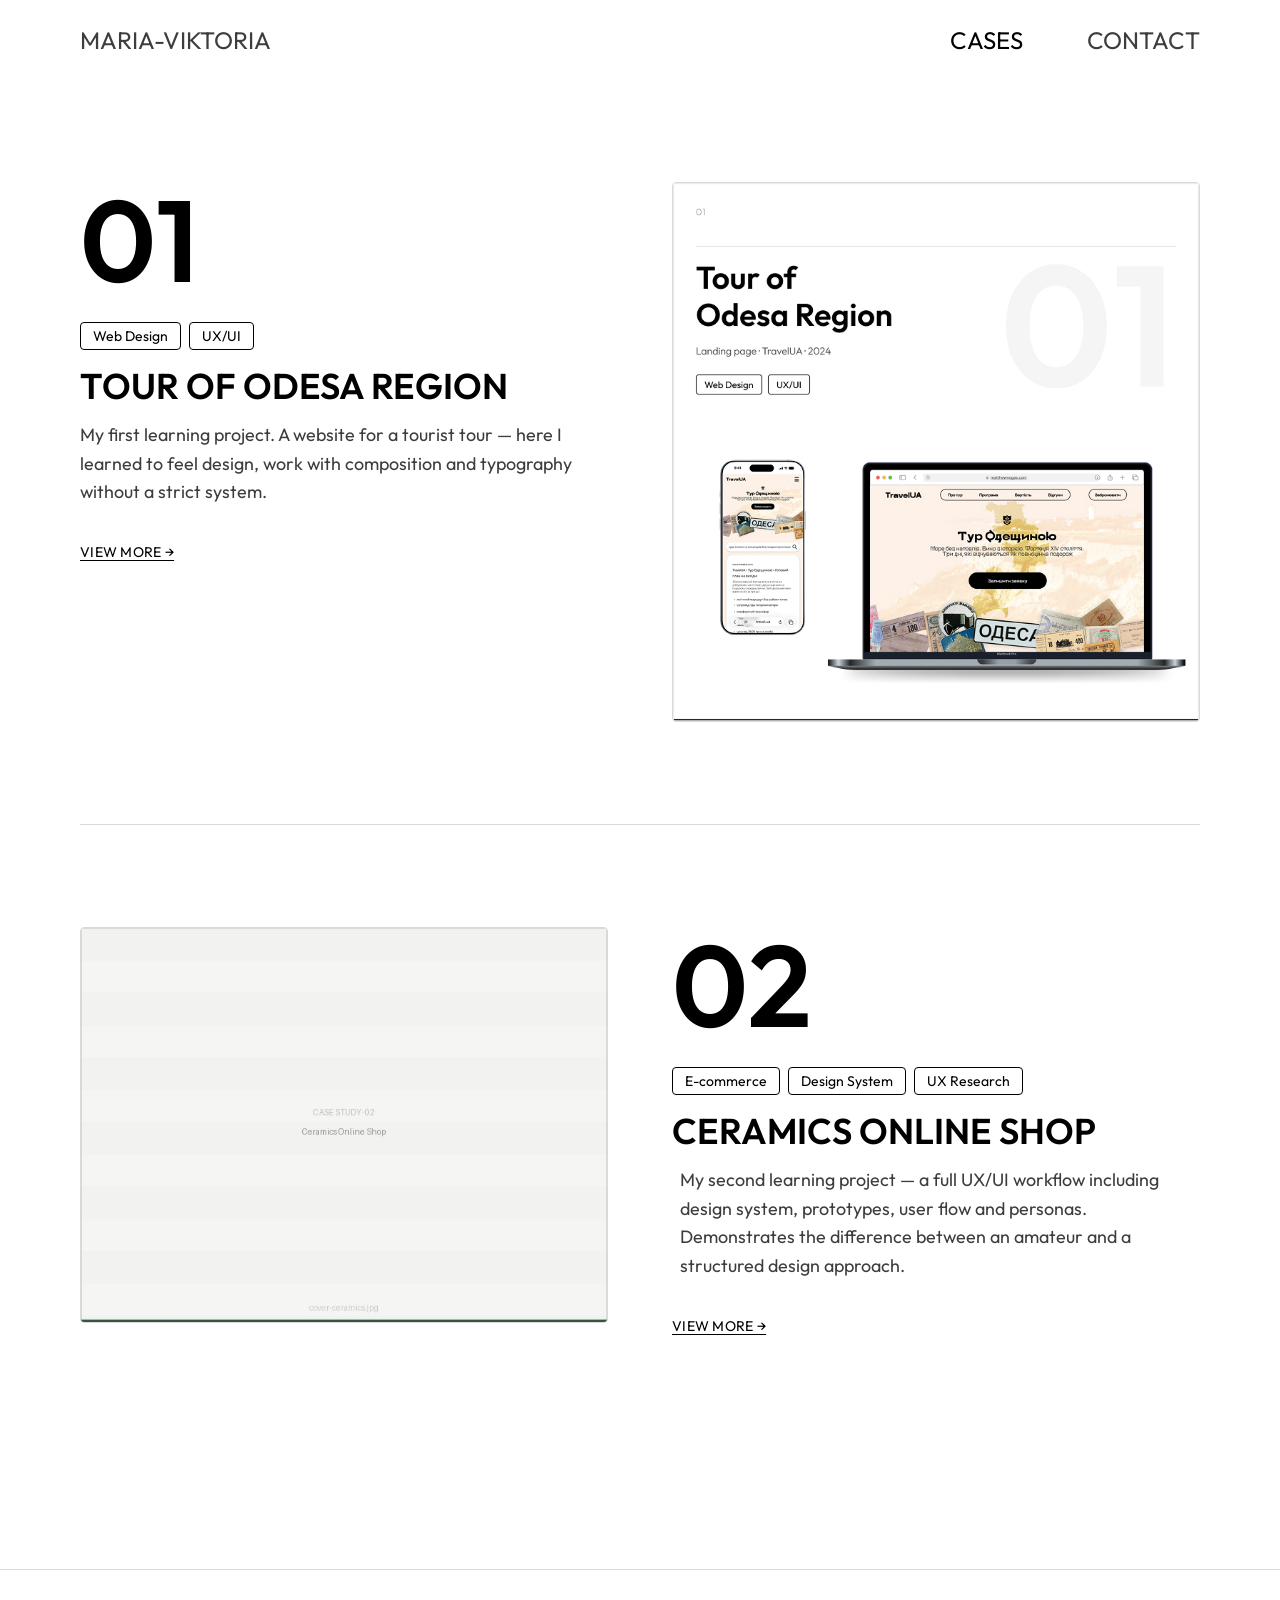
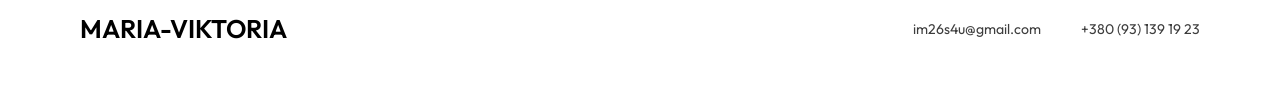
<file: maria-viktoria-portfolio/maria-viktoria-portfolio/cases.html>
<!DOCTYPE html>
<html lang="en">
<head>
  <meta charset="UTF-8" />
  <meta name="viewport" content="width=device-width, initial-scale=1.0" />
  <title>Cases — Maria-Viktoria</title>
  <link rel="icon" type="image/png" href="favicon.png" />
  <link rel="icon" href="favicon.ico" sizes="any" />
  <link rel="apple-touch-icon" href="apple-touch-icon.png" />
  <meta name="description" content="UX/UI design case studies by Maria-Viktoria: a tourism landing page and a full e-commerce ceramics shop with design system and personas." />
  <meta name="author" content="Maria-Viktoria" />
  <link rel="canonical" href="https://maria-viktoria-ux-ui.vercel.app/cases.html" />
  <meta property="og:type" content="website" />
  <meta property="og:title" content="Cases — Maria-Viktoria" />
  <meta property="og:description" content="UX/UI design case studies by Maria-Viktoria: a tourism landing page and a full e-commerce ceramics shop with design system and personas." />
  <meta property="og:url" content="https://maria-viktoria-ux-ui.vercel.app/cases.html" />
  <meta property="og:image" content="https://maria-viktoria-ux-ui.vercel.app/assets/images/covers/cover-ceramics.jpg" />
  <meta property="og:site_name" content="Maria-Viktoria — Portfolio" />
  <meta name="twitter:card" content="summary_large_image" />
  <meta name="twitter:title" content="Cases — Maria-Viktoria" />
  <meta name="twitter:description" content="UX/UI design case studies by Maria-Viktoria: a tourism landing page and a full e-commerce ceramics shop with design system and personas." />
  <meta name="twitter:image" content="https://maria-viktoria-ux-ui.vercel.app/assets/images/covers/cover-ceramics.jpg" />
  <link rel="preconnect" href="https://fonts.googleapis.com" />
  <link rel="preconnect" href="https://fonts.gstatic.com" crossorigin />
  <link href="https://fonts.bunny.net/css?family=outfit:300,400,600&display=swap" rel="stylesheet" />
  <link rel="stylesheet" href="css/style.css" />
  <link rel="stylesheet" href="css/cases.css" />
  <style>
    .case-cover-img {
      display: block;
      width: 100%;
      height: auto;          /* висота за пропорціями зображення — без обрізки */
      object-fit: contain;
      border: 1px solid #d9d9d9;
      border-radius: 4px;
      transition: transform 0.3s, box-shadow 0.3s;
    }
    .case-cover-img:hover { transform: translateY(-4px); box-shadow: 0 8px 24px rgba(0,0,0,0.07); }
  </style>
  <style>
    /* Scroll reveal — секції плавно проявляються знизу вгору */
    .reveal {
      opacity: 0;
      transform: translateY(40px);
      transition: opacity 0.7s ease, transform 0.7s ease;
      will-change: opacity, transform;
    }
    .reveal.is-visible {
      opacity: 1;
      transform: translateY(0);
    }
    @media (prefers-reduced-motion: reduce) {
      .reveal { opacity: 1; transform: none; transition: none; }
    }
  </style>
</head>
<body>

  <nav class="nav">
    <div class="container nav__inner">
      <a href="index.html" class="nav__logo">MARIA-VIKTORIA</a>
      <ul class="nav__links">
        <li><a href="cases.html" class="active">CASES</a></li>
        <li><a href="contact.html">CONTACT</a></li>
      </ul>
      <button class="nav__hamburger" aria-label="Menu">
        <span></span><span></span><span></span>
      </button>
    </div>
    <div class="nav__mobile">
      <a href="cases.html">CASES</a>
      <a href="contact.html">CONTACT</a>
    </div>
  </nav>

  <main class="page-wrapper">

    <!-- Case 01 -->
    <section class="case-row section reveal">
      <div class="container case-row__inner case-row--right-image">

        <div class="case-row__content">
          <span class="case-row__number">01</span>
          <div class="tags">
            <span class="tag">Web Design</span>
            <span class="tag">UX/UI</span>
          </div>
          <h2 class="case-row__title">TOUR OF ODESA REGION</h2>
          <p class="case-row__desc">My first learning project. A website for a tourist tour — here I learned to feel design, work with composition and typography without a strict system.</p>
          <a href="case-odesa.html" class="btn btn--link case-row__cta">VIEW MORE →</a>
        </div>

        <a href="case-odesa.html" class="case-row__image-wrap" aria-label="View Tour of Odesa Region case">
          <img src="assets/images/covers/cover-odesa.jpg" alt="Tour of Odesa Region — case cover" class="case-cover-img" loading="lazy" />
        </a>

      </div>
    </section>

    <div class="container"><div class="divider"></div></div>

    <!-- Case 02 -->
    <section class="case-row section reveal">
      <div class="container case-row__inner case-row--left-image">

        <a href="case-ceramics.html" class="case-row__image-wrap" aria-label="View Ceramics Online Shop case">
          <img src="assets/images/covers/cover-ceramics.jpg" alt="Ceramics Online Shop — case cover" class="case-cover-img" loading="lazy" />
        </a>

        <div class="case-row__content case-row__content--right">
          <span class="case-row__number">02</span>
          <div class="tags">
            <span class="tag">E-commerce</span>
            <span class="tag">Design System</span>
            <span class="tag">UX Research</span>
          </div>
          <h2 class="case-row__title">CERAMICS ONLINE SHOP</h2>
          <p class="case-row__desc">My second learning project — a full UX/UI workflow including design system, prototypes, user flow and personas. Demonstrates the difference between an amateur and a structured design approach.</p>
          <a href="case-ceramics.html" class="btn btn--link case-row__cta">VIEW MORE →</a>
        </div>

      </div>
    </section>

  </main>

  <!-- Footer -->
  <footer class="footer">
    <div class="container footer__inner">
      <span class="footer__name">MARIA-VIKTORIA</span>
      <div class="footer__contacts">
        <a href="mailto:im26s4u@gmail.com">im26s4u@gmail.com</a>
        <a href="tel:+380931391923">+380 (93) 139 19 23</a>
      </div>
    </div>
  </footer>

  <script src="js/main.js"></script>
  <script>
    (function () {
      var els = document.querySelectorAll('.reveal');
      if (!('IntersectionObserver' in window)) {
        els.forEach(function (el) { el.classList.add('is-visible'); });
        return;
      }
      var io = new IntersectionObserver(function (entries) {
        entries.forEach(function (entry) {
          if (entry.isIntersecting) {
            entry.target.classList.add('is-visible');
            io.unobserve(entry.target);
          }
        });
      }, { threshold: 0.15, rootMargin: '0px 0px -10% 0px' });
      els.forEach(function (el) { io.observe(el); });
    })();
  </script>
</body>
</html>
</file>
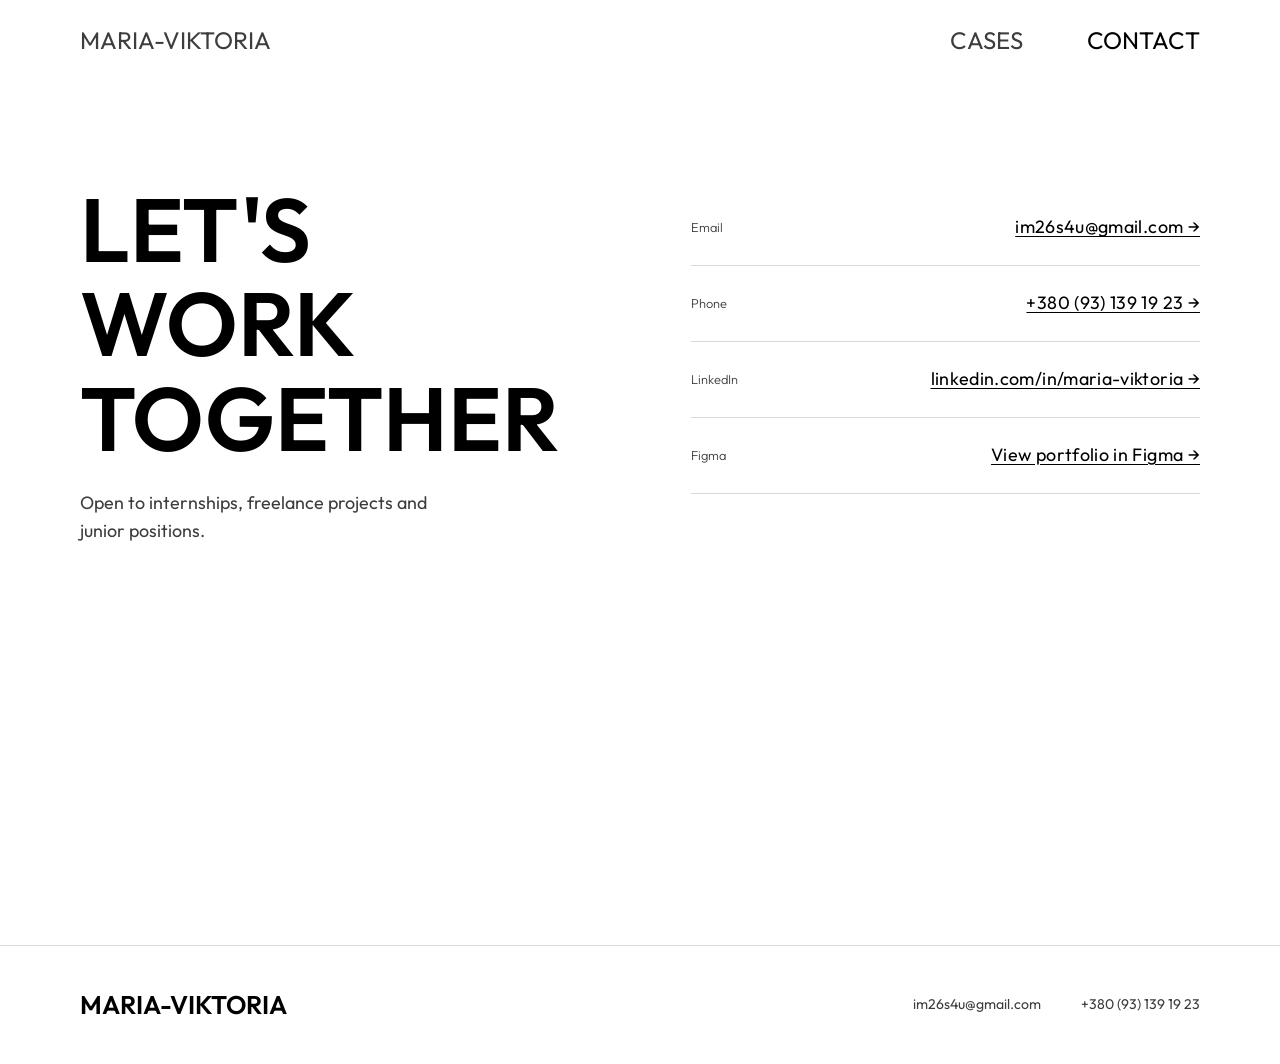
<file: maria-viktoria-portfolio/maria-viktoria-portfolio/contact.html>
<!DOCTYPE html>
<html lang="en">
<head>
  <meta charset="UTF-8" />
  <meta name="viewport" content="width=device-width, initial-scale=1.0" />
  <title>Contact — Maria-Viktoria</title>
  <link rel="icon" type="image/png" href="favicon.png" />
  <link rel="icon" href="favicon.ico" sizes="any" />
  <link rel="apple-touch-icon" href="apple-touch-icon.png" />
  <meta name="description" content="Get in touch with Maria-Viktoria — open to internships, freelance projects and junior UX/UI positions. Email, phone, LinkedIn and Figma." />
  <meta name="author" content="Maria-Viktoria" />
  <link rel="canonical" href="https://maria-viktoria-ux-ui.vercel.app/contact.html" />
  <meta property="og:type" content="website" />
  <meta property="og:title" content="Contact — Maria-Viktoria" />
  <meta property="og:description" content="Get in touch with Maria-Viktoria — open to internships, freelance projects and junior UX/UI positions. Email, phone, LinkedIn and Figma." />
  <meta property="og:url" content="https://maria-viktoria-ux-ui.vercel.app/contact.html" />
  <meta property="og:image" content="https://maria-viktoria-ux-ui.vercel.app/assets/images/covers/cover-odesa.jpg" />
  <meta property="og:site_name" content="Maria-Viktoria — Portfolio" />
  <meta name="twitter:card" content="summary_large_image" />
  <meta name="twitter:title" content="Contact — Maria-Viktoria" />
  <meta name="twitter:description" content="Get in touch with Maria-Viktoria — open to internships, freelance projects and junior UX/UI positions. Email, phone, LinkedIn and Figma." />
  <meta name="twitter:image" content="https://maria-viktoria-ux-ui.vercel.app/assets/images/covers/cover-odesa.jpg" />
  <link rel="preconnect" href="https://fonts.googleapis.com" />
  <link rel="preconnect" href="https://fonts.gstatic.com" crossorigin />
  <link href="https://fonts.bunny.net/css?family=outfit:300,400,600&display=swap" rel="stylesheet" />
  <link rel="stylesheet" href="css/style.css" />
  <link rel="stylesheet" href="css/contact.css" />
</head>
<body>

  <nav class="nav">
    <div class="container nav__inner">
      <a href="index.html" class="nav__logo">MARIA-VIKTORIA</a>
      <ul class="nav__links">
        <li><a href="cases.html">CASES</a></li>
        <li><a href="contact.html" class="active">CONTACT</a></li>
      </ul>
      <button class="nav__hamburger" aria-label="Menu">
        <span></span><span></span><span></span>
      </button>
    </div>
    <div class="nav__mobile">
      <a href="cases.html">CASES</a>
      <a href="contact.html">CONTACT</a>
    </div>
  </nav>

  <main class="page-wrapper">
    <section class="contact-hero section">
      <div class="container contact-hero__inner">

        <div class="contact-hero__text">
          <h1 class="contact-hero__title">LET'S WORK<br>TOGETHER</h1>
          <p class="contact-hero__sub">Open to internships, freelance projects and junior positions.</p>
        </div>

        <div class="contact-hero__links">
          <a href="mailto:im26s4u@gmail.com" class="contact-link">
            <span class="contact-link__label">Email</span>
            <span class="contact-link__value btn btn--link">im26s4u@gmail.com →</span>
          </a>
          <div class="divider"></div>
          <a href="tel:+380931391923" class="contact-link">
            <span class="contact-link__label">Phone</span>
            <span class="contact-link__value btn btn--link">+380 (93) 139 19 23 →</span>
          </a>
          <div class="divider"></div>
          <a href="https://www.linkedin.com/in/maria-viktoria" target="_blank" rel="noopener" class="contact-link">
            <span class="contact-link__label">LinkedIn</span>
            <span class="contact-link__value btn btn--link">linkedin.com/in/maria-viktoria →</span>
          </a>
          <div class="divider"></div>
          <a href="https://www.figma.com/design/c2S1jR4wR7i3jGdqmz8c94/" target="_blank" rel="noopener" class="contact-link">
            <span class="contact-link__label">Figma</span>
            <span class="contact-link__value btn btn--link">View portfolio in Figma →</span>
          </a>
          <div class="divider"></div>
        </div>

      </div>
    </section>
  </main>

  <footer class="footer">
    <div class="container footer__inner">
      <span class="footer__name">MARIA-VIKTORIA</span>
      <div class="footer__contacts">
        <a href="mailto:im26s4u@gmail.com">im26s4u@gmail.com</a>
        <a href="tel:+380931391923">+380 (93) 139 19 23</a>
      </div>
    </div>
  </footer>

  <script src="js/main.js"></script>
</body>
</html>
</file>
<file: maria-viktoria-portfolio/maria-viktoria-portfolio/css/style.css>
/* ============================================
   MARIA-VIKTORIA PORTFOLIO
   Global Styles + Design Tokens
   ============================================ */

@import url('https://fonts.googleapis.com/css2?family=Outfit:wght@300;400;600&display=swap');

/* ── Design Tokens ── */
:root {
  --color-bg:               #ffffff;
  --color-text:             #000000;
  --color-text-secondary:   #3d3d3d;
  --color-border:           #d9d9d9;
  --color-accent-odesa:     #1a2744;
  --color-accent-ceramics:  #2d5a3d;

  --font:           'Outfit', sans-serif;
  --fw-light:       300;
  --fw-regular:     400;
  --fw-semibold:    600;

  --fs-nav:         24px;
  --fs-h1-home:     clamp(120px, 27vw, 400px);
  --fs-h1-case:     clamp(48px, 6.5vw, 93px);
  --fs-h2:          clamp(28px, 2.8vw, 40px);
  --fs-body:        clamp(16px, 1.4vw, 20px);
  --fs-small:       clamp(13px, 1.1vw, 16px);
  --fs-tag:         14px;
  --fs-label:       11px;

  --grid-margin:    80px;
  --grid-gutter:    24px;
  --container:      1440px;

  --spacing-section: clamp(80px, 8vw, 120px);
  --spacing-block:   clamp(40px, 4vw, 60px);
  --nav-height:      80px;
}

/* ── Reset ── */
*, *::before, *::after { box-sizing: border-box; margin: 0; padding: 0; }
html { scroll-behavior: smooth; }
body {
  font-family: var(--font);
  font-weight: var(--fw-regular);
  background: var(--color-bg);
  color: var(--color-text);
  line-height: 1.5;
  overflow-x: hidden;
  -webkit-font-smoothing: antialiased;
}
img { max-width: 100%; display: block; }
a { color: inherit; text-decoration: none; }
ul { list-style: none; }

/* ── Container ── */
.container {
  width: 100%;
  max-width: var(--container);
  margin: 0 auto;
  padding: 0 var(--grid-margin);
}

/* ── Typography ── */
h1, h2, h3 { font-weight: var(--fw-semibold); line-height: 1.1; }
p { color: var(--color-text-secondary); font-size: var(--fs-body); line-height: 1.6; }

/* ── Navigation ── */
.nav {
  position: fixed;
  top: 0; left: 0; right: 0;
  height: var(--nav-height);
  background: var(--color-bg);
  z-index: 100;
  border-bottom: 1px solid transparent;
  transition: border-color 0.3s;
}
.nav.scrolled { border-bottom-color: var(--color-border); }
.nav__inner {
  display: flex;
  align-items: center;
  justify-content: space-between;
  height: 100%;
}
.nav__logo {
  font-size: var(--fs-nav);
  font-weight: var(--fw-regular);
  color: var(--color-text-secondary);
  letter-spacing: 0;
}
.nav__links {
  display: flex;
  gap: clamp(40px, 5vw, 80px);
}
.nav__links a {
  font-size: var(--fs-nav);
  font-weight: var(--fw-regular);
  color: var(--color-text-secondary);
  transition: color 0.2s;
}
.nav__links a:hover,
.nav__links a.active { color: var(--color-text); }

/* Hamburger — hidden on desktop */
.nav__hamburger {
  display: none;
  flex-direction: column;
  gap: 5px;
  cursor: pointer;
  padding: 4px;
}
.nav__hamburger span {
  display: block;
  width: 24px;
  height: 2px;
  background: var(--color-text);
  transition: transform 0.3s, opacity 0.3s;
}
.nav__hamburger.open span:nth-child(1) { transform: translateY(7px) rotate(45deg); }
.nav__hamburger.open span:nth-child(2) { opacity: 0; }
.nav__hamburger.open span:nth-child(3) { transform: translateY(-7px) rotate(-45deg); }

/* Mobile menu */
.nav__mobile {
  display: none;
  position: fixed;
  top: var(--nav-height);
  left: 0; right: 0;
  background: var(--color-bg);
  border-bottom: 1px solid var(--color-border);
  padding: 32px var(--grid-margin);
  flex-direction: column;
  gap: 24px;
}
.nav__mobile.open { display: flex; }
.nav__mobile a {
  font-size: 28px;
  font-weight: var(--fw-regular);
  color: var(--color-text-secondary);
}

/* ── Tags ── */
.tag {
  display: inline-block;
  border: 1px solid var(--color-text);
  border-radius: 4px;
  padding: 6px 12px;
  font-size: var(--fs-tag);
  font-weight: var(--fw-regular);
  color: var(--color-text);
  line-height: 1;
}
.tags {
  display: flex;
  flex-wrap: wrap;
  gap: 8px;
}

/* ── Buttons ── */
.btn {
  display: inline-block;
  font-family: var(--font);
  font-size: 18px;
  font-weight: var(--fw-regular);
  letter-spacing: 0.02em;
  cursor: pointer;
  transition: opacity 0.2s;
}
.btn:hover { opacity: 0.7; }

.btn--link {
  color: var(--color-text);
  text-decoration: underline;
  text-underline-offset: 3px;
  background: none;
  border: none;
}

.btn--primary {
  background: var(--color-text);
  color: var(--color-bg);
  border: none;
  padding: 16px 40px;
  border-radius: 4px;
}

/* ── Section divider ── */
.divider {
  width: 100%;
  height: 1px;
  background: var(--color-border);
  margin: 0;
}

/* ── Utility ── */
.page-wrapper {
  padding-top: var(--nav-height);
}
.section {
  padding: var(--spacing-section) 0;
}
.section-label {
  font-size: var(--fs-label);
  font-weight: var(--fw-regular);
  color: var(--color-text-secondary);
  letter-spacing: 0.08em;
  text-transform: uppercase;
}

/* ── Footer ── */
.footer {
  padding: 40px 0;
  border-top: 1px solid var(--color-border);
}
.footer__inner {
  display: flex;
  align-items: center;
  justify-content: space-between;
  flex-wrap: wrap;
  gap: 16px;
}
.footer__name {
  font-size: clamp(20px, 2vw, 28px);
  font-weight: var(--fw-semibold);
}
.footer__contacts {
  display: flex;
  gap: 40px;
  font-size: var(--fs-small);
  color: var(--color-text-secondary);
}

/* ── Responsive ── */
@media (max-width: 1200px) {
  :root {
    --grid-margin: 60px;
  }
}

@media (max-width: 1024px) {
  :root {
    --grid-margin: 40px;
    --fs-nav: 20px;
  }
  .nav__links { gap: 32px; }
}

@media (max-width: 768px) {
  :root {
    --grid-margin: 20px;
    --nav-height: 64px;
    --fs-nav: 18px;
  }
  .nav__links { display: none; }
  .nav__hamburger { display: flex; }
  .footer__inner { flex-direction: column; align-items: flex-start; }
  .footer__contacts { flex-direction: column; gap: 8px; }
}
</file>
<file: maria-viktoria-portfolio/maria-viktoria-portfolio/css/case.css>
/* ── Case Study Pages ── */

/* Header */
.case-header { text-align: center; }

.case-header__title {
  font-size: var(--fs-h1-case);
  font-weight: var(--fw-semibold);
  line-height: 1.05;
  margin-bottom: 24px;
}

.case-header__tags {
  justify-content: center;
  margin-bottom: 24px;
}

.case-header__overview {
  max-width: 680px;
  margin: 0 auto;
  font-size: clamp(14px, 1.3vw, 20px);
  color: var(--color-text-secondary);
  line-height: 1.6;
}

/* Hero image */
.case-hero-image { margin-bottom: var(--spacing-section); }
.case-hero-image__wrap {
  width: 100%;
  aspect-ratio: 16 / 9;
  background: var(--color-border);
  overflow: hidden;
}
.case-hero-image__wrap img {
  width: 100%; height: 100%;
  object-fit: cover;
}

/* Content */
.case-content__inner {
  max-width: 860px;
  margin: 0 auto;
  display: flex;
  flex-direction: column;
  gap: var(--spacing-block);
}

/* Section */
.case-section { display: flex; flex-direction: column; gap: 16px; }

.case-section__title {
  font-size: var(--fs-h2);
  font-weight: var(--fw-semibold);
}

.case-section p {
  font-size: clamp(14px, 1.3vw, 20px);
  color: var(--color-text-secondary);
  line-height: 1.7;
}

/* List */
.case-list {
  display: flex;
  flex-direction: column;
  gap: 8px;
  padding-left: 0;
}
.case-list li {
  font-size: clamp(14px, 1.3vw, 20px);
  color: var(--color-text-secondary);
  padding-left: 20px;
  position: relative;
}
.case-list li::before {
  content: '—';
  position: absolute;
  left: 0;
  color: var(--color-text);
}

/* Screenshots row */
.case-screens {
  display: grid;
  grid-template-columns: repeat(3, 1fr);
  gap: 16px;
}
.case-screens img {
  width: 100%;
  aspect-ratio: 4/3;
  object-fit: cover;
  background: var(--color-border);
}

/* Full width image */
.case-full-image {
  width: 100%;
  margin-top: 24px;
  background: var(--color-border);
}

/* Personas grid */
.personas-grid {
  display: grid;
  grid-template-columns: repeat(3, 1fr);
  gap: 16px;
}

.persona-card {
  border: 1px solid var(--color-border);
  padding: 24px;
  display: flex;
  flex-direction: column;
  gap: 8px;
}

.persona-card__num {
  font-size: 40px;
  font-weight: var(--fw-semibold);
  color: var(--color-border);
  line-height: 1;
  margin-bottom: 8px;
}

.persona-card__name {
  font-size: clamp(16px, 1.4vw, 22px);
  font-weight: var(--fw-semibold);
}

.persona-card__role {
  font-size: clamp(11px, 1vw, 14px);
  color: var(--color-text-secondary);
}

.persona-card__type {
  font-size: 11px;
  color: var(--color-text-secondary);
  text-transform: uppercase;
  letter-spacing: 0.05em;
}

.persona-card__quote {
  font-size: clamp(13px, 1.1vw, 16px);
  font-weight: var(--fw-semibold);
  color: var(--color-text);
  margin-top: 8px;
  line-height: 1.5;
}

/* Case nav */
.case-nav {
  padding: clamp(40px, 5vw, 80px) 0;
  border-top: 1px solid var(--color-border);
}
.case-nav__inner {
  display: flex;
  justify-content: space-between;
  align-items: center;
}

/* ── Responsive ── */
@media (max-width: 900px) {
  .personas-grid { grid-template-columns: 1fr; }
  .case-screens { grid-template-columns: 1fr 1fr; }
}

@media (max-width: 600px) {
  .case-header__title { font-size: clamp(36px, 10vw, 60px); }
  .case-screens { grid-template-columns: 1fr; }
  .case-nav__inner { flex-direction: column; gap: 16px; align-items: flex-start; }
}
</file>
<file: maria-viktoria-portfolio/maria-viktoria-portfolio/css/cases.css>
/* ── Cases Page ── */

.case-row { padding: var(--spacing-section) 0; }

.case-row__inner {
  display: grid;
  grid-template-columns: 1fr 1fr;
  gap: clamp(40px, 5vw, 80px);
  align-items: start;
}

.case-row--right-image .case-row__content { order: 1; }
.case-row--right-image .case-row__image-wrap { order: 2; }
.case-row--left-image .case-row__image-wrap  { order: 1; }
.case-row--left-image .case-row__content     { order: 2; }

/* Number */
.case-row__number {
  display: block;
  font-size: clamp(80px, 9vw, 128px);
  font-weight: var(--fw-semibold);
  line-height: 1;
  color: var(--color-text);
  margin-bottom: 24px;
}

/* Tags */
.case-row .tags { margin-bottom: 16px; }

/* Title */
.case-row__title {
  font-size: var(--fs-h2);
  font-weight: var(--fw-semibold);
  text-transform: uppercase;
  margin-bottom: 16px;
  line-height: 1.1;
}

/* Description */
.case-row__desc {
  font-size: clamp(14px, 1.4vw, 20px);
  color: var(--color-text-secondary);
  max-width: 520px;
  margin-bottom: 32px;
  line-height: 1.6;
}

.case-row__content--right .case-row__desc { margin-left: auto; }

/* CTA */
.case-row__cta { font-size: var(--fs-small); }

/* Image wrap */
.case-row__image-wrap {
  display: block;
  aspect-ratio: 737 / 753;
  transition: transform 0.3s ease, box-shadow 0.3s ease;
}
.case-row__image-wrap:hover {
  transform: translateY(-4px);
  box-shadow: 0 12px 40px rgba(0,0,0,0.08);
}

/* ── Case Cover Card ── */
.case-cover {
  position: relative;
  width: 100%;
  height: 100%;
  background: var(--color-bg);
  border: 1px solid var(--color-border);
  overflow: hidden;
  padding: 32px;
  display: flex;
  flex-direction: column;
}

/* Ghost number watermark */
.case-cover__num {
  position: absolute;
  bottom: 60px;
  left: 50%;
  transform: translateX(-50%);
  font-size: clamp(100px, 18vw, 240px);
  font-weight: var(--fw-semibold);
  color: rgba(0, 0, 0, 0.04);
  line-height: 1;
  user-select: none;
  white-space: nowrap;
}

.case-cover__label {
  font-size: var(--fs-label);
  font-weight: var(--fw-light);
  color: rgba(0,0,0,0.35);
  letter-spacing: 0.08em;
  text-transform: uppercase;
  margin-bottom: 12px;
}

.case-cover__title {
  font-size: clamp(28px, 4vw, 48px);
  font-weight: var(--fw-semibold);
  line-height: 1.15;
  color: var(--color-text);
  margin-bottom: 12px;
}

.case-cover__sub {
  font-size: clamp(11px, 1vw, 14px);
  font-weight: var(--fw-light);
  color: rgba(0,0,0,0.45);
  margin-bottom: 16px;
}

.case-cover__tags {
  margin-top: auto;
  padding-bottom: 24px;
}

/* Bottom accent stripe */
.case-cover__stripe {
  position: absolute;
  bottom: 0; left: 0; right: 0;
  height: 3px;
}
.case-cover--odesa .case-cover__stripe    { background: var(--color-accent-odesa); }
.case-cover--ceramics .case-cover__stripe { background: var(--color-accent-ceramics); }

/* Divider between cases */
.divider { margin: 0; }

/* ── Responsive ── */
@media (max-width: 900px) {
  .case-row__inner {
    grid-template-columns: 1fr;
    gap: 32px;
  }
  .case-row--right-image .case-row__content,
  .case-row--right-image .case-row__image-wrap,
  .case-row--left-image .case-row__image-wrap,
  .case-row--left-image .case-row__content { order: unset; }
  .case-row--left-image .case-row__image-wrap { order: 1; }
  .case-row--left-image .case-row__content    { order: 2; }
  .case-row__image-wrap { aspect-ratio: 16 / 9; }
  .case-row__content--right .case-row__desc { margin-left: 0; }
}
</file>
<file: maria-viktoria-portfolio/maria-viktoria-portfolio/css/contact.css>
/* ── Contact Page ── */

.contact-hero__inner {
  display: grid;
  grid-template-columns: 1fr 1fr;
  gap: clamp(60px, 8vw, 160px);
  align-items: start;
  min-height: calc(100vh - var(--nav-height) - 160px);
}

.contact-hero__title {
  font-size: clamp(48px, 7vw, 93px);
  font-weight: var(--fw-semibold);
  line-height: 1.05;
  margin-bottom: 24px;
}

.contact-hero__sub {
  font-size: clamp(16px, 1.4vw, 20px);
  color: var(--color-text-secondary);
  max-width: 360px;
}

.contact-hero__links {
  display: flex;
  flex-direction: column;
  gap: 0;
  padding-top: 8px;
}

.contact-link {
  display: flex;
  justify-content: space-between;
  align-items: center;
  padding: 24px 0;
  gap: 16px;
  transition: opacity 0.2s;
}
.contact-link:hover { opacity: 0.6; }

.contact-link__label {
  font-size: clamp(12px, 1vw, 16px);
  font-weight: var(--fw-light);
  color: var(--color-text-secondary);
  min-width: 80px;
}

.contact-link__value {
  font-size: clamp(16px, 1.4vw, 20px);
  text-align: right;
}

/* ── Responsive ── */
@media (max-width: 768px) {
  .contact-hero__inner {
    grid-template-columns: 1fr;
    gap: 48px;
    min-height: auto;
  }
  .contact-link { flex-direction: column; align-items: flex-start; gap: 4px; }
  .contact-link__value { text-align: left; }
}
</file>
